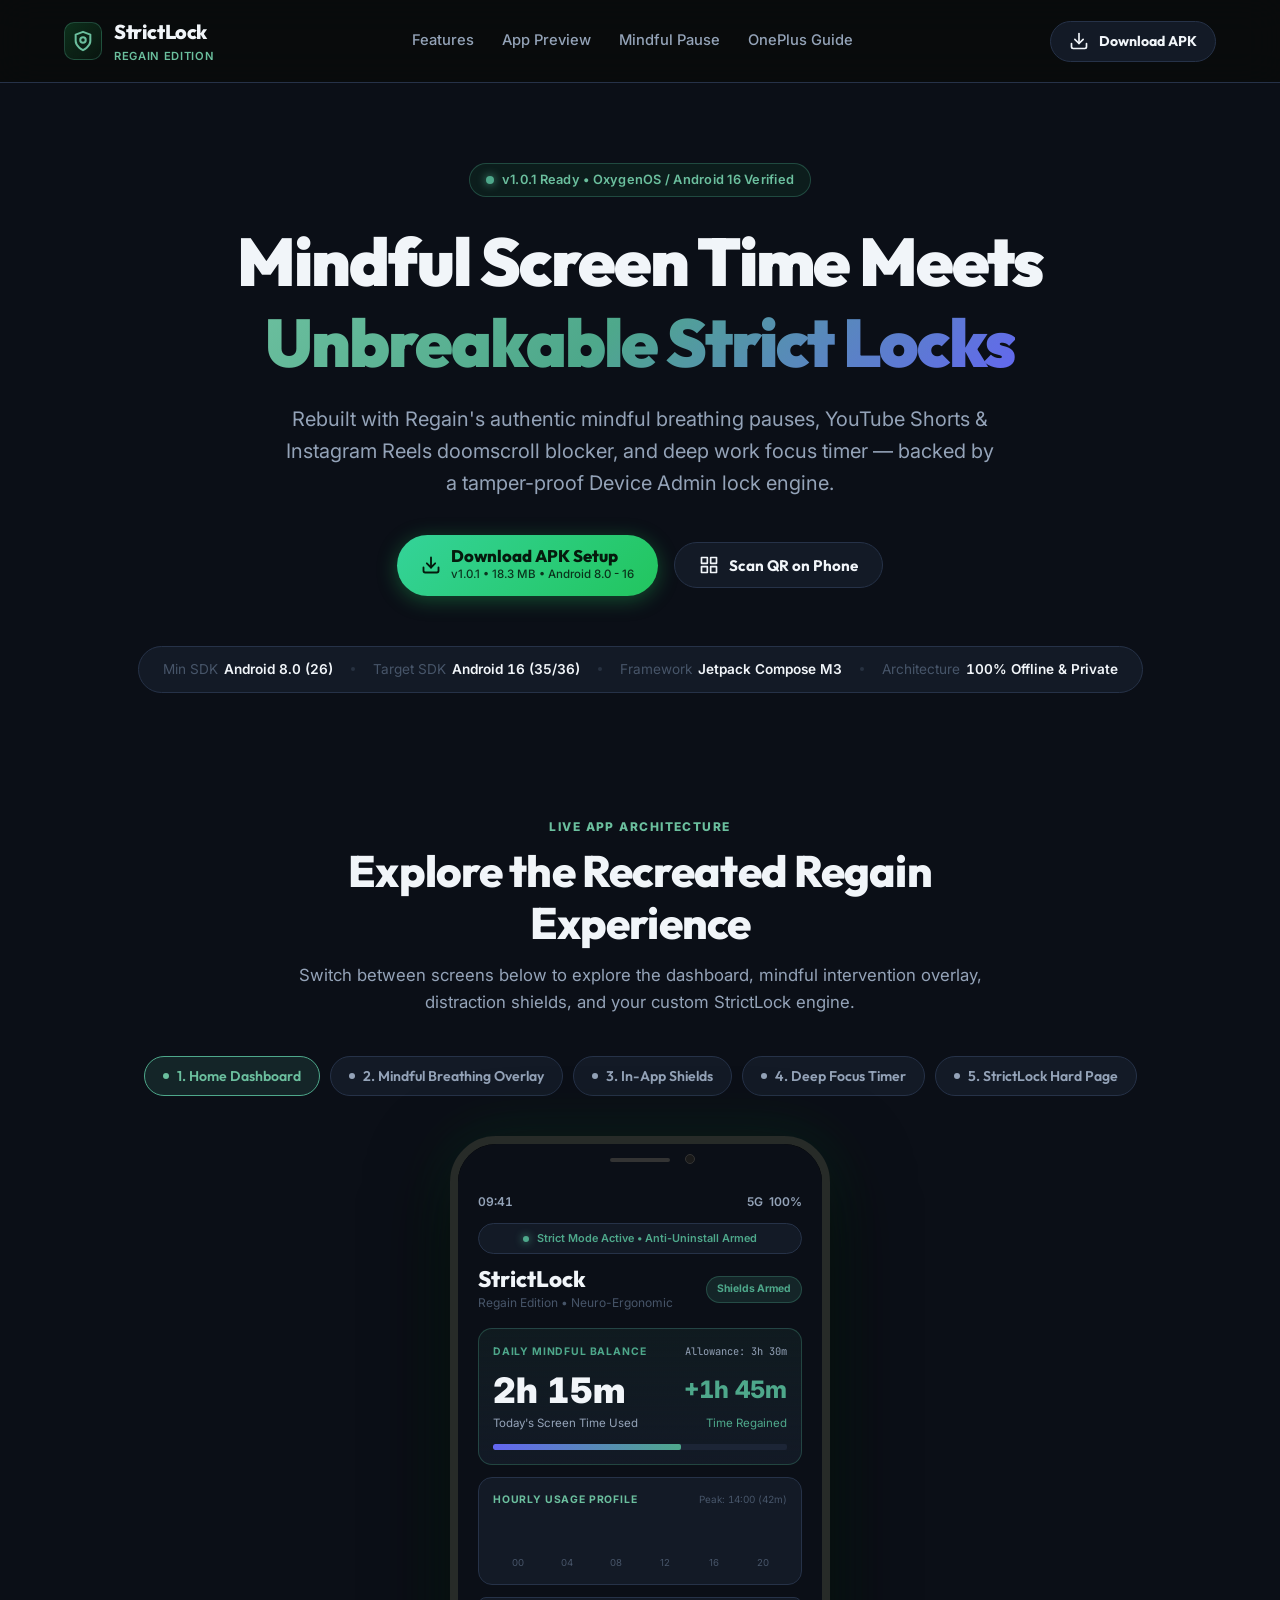
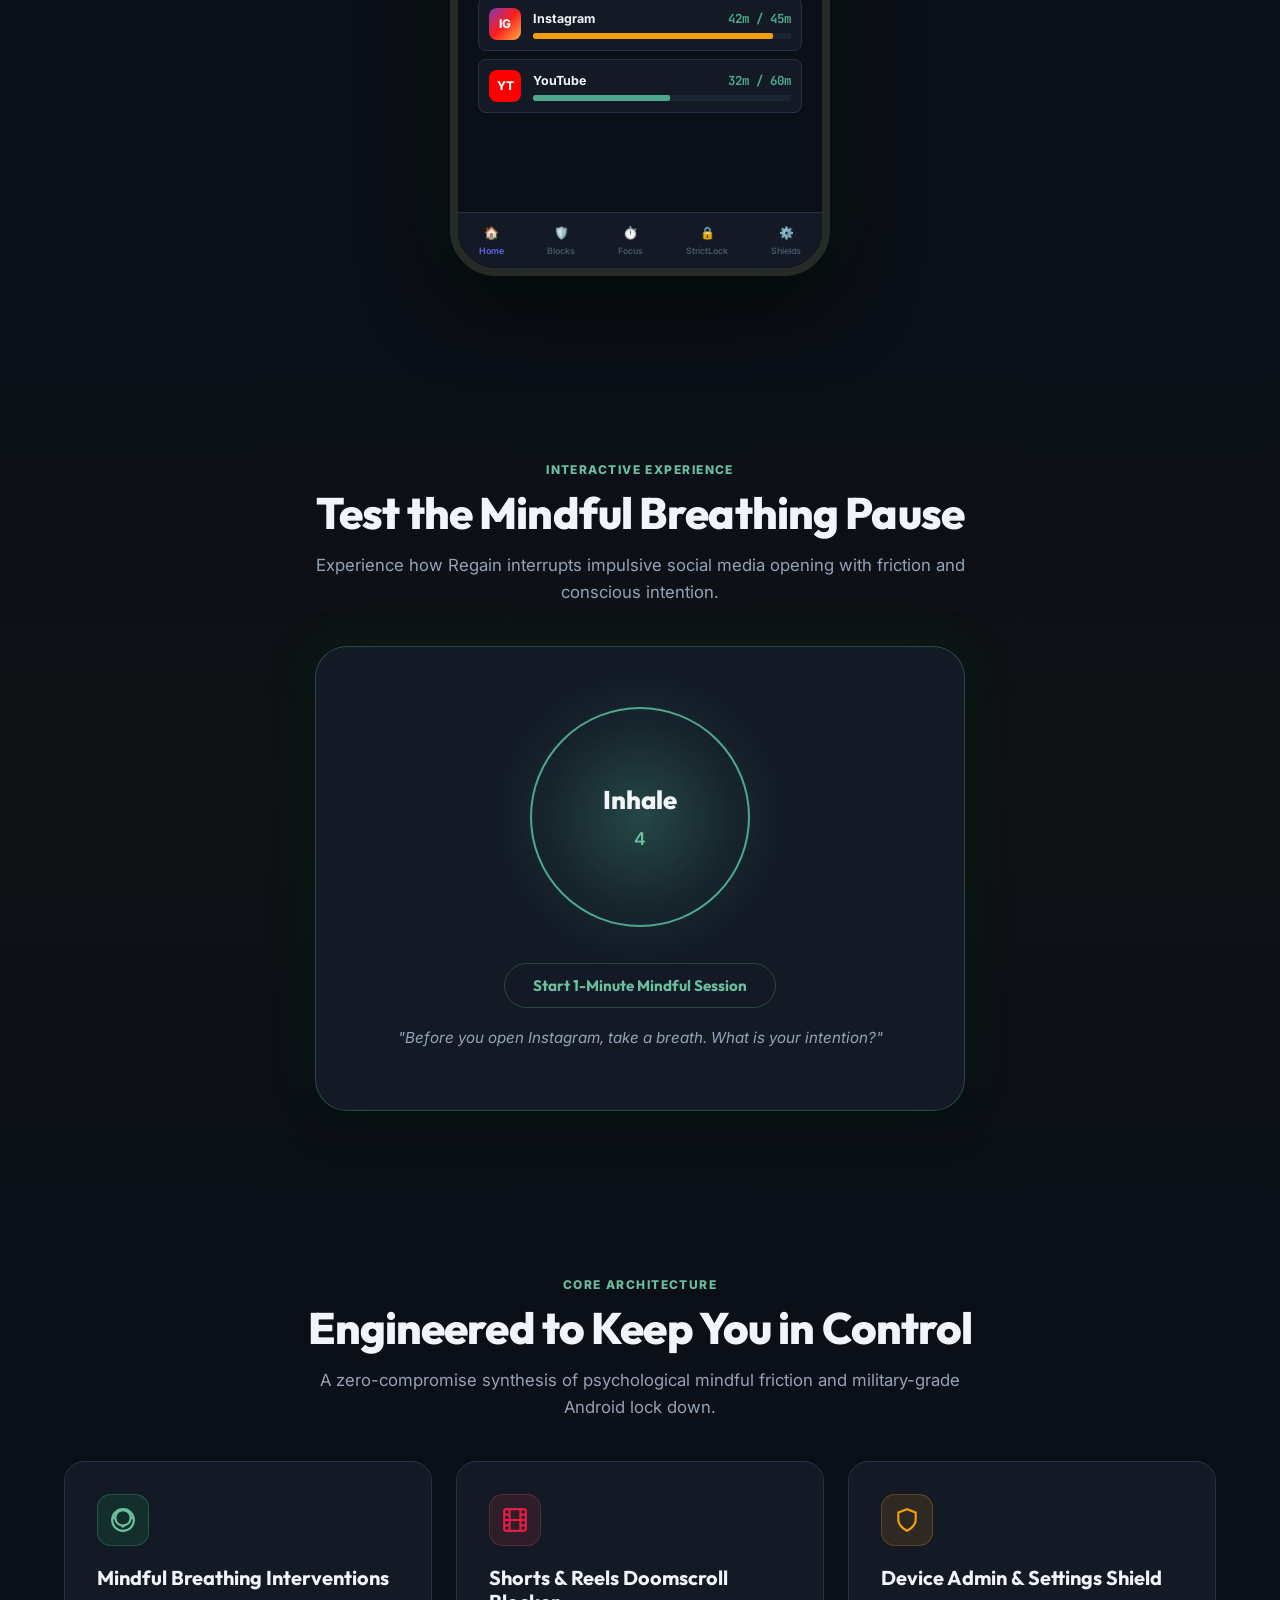
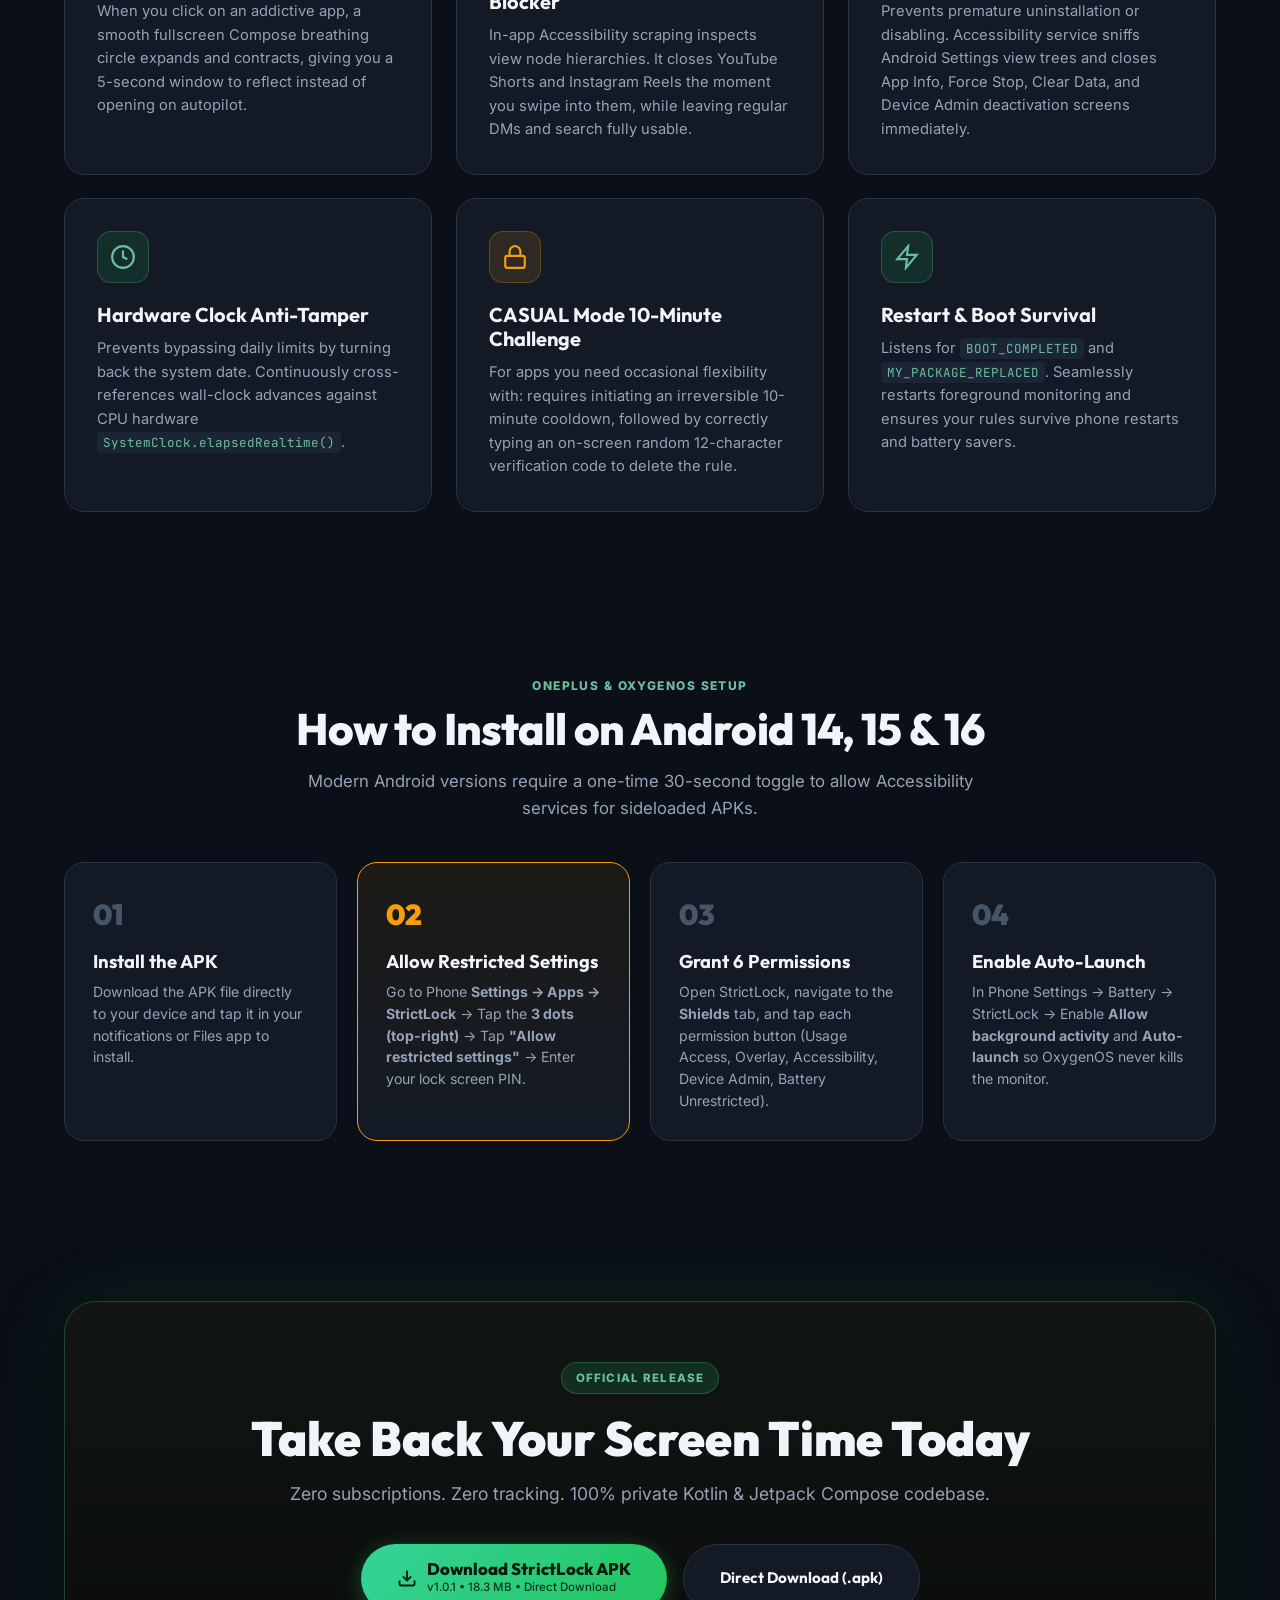
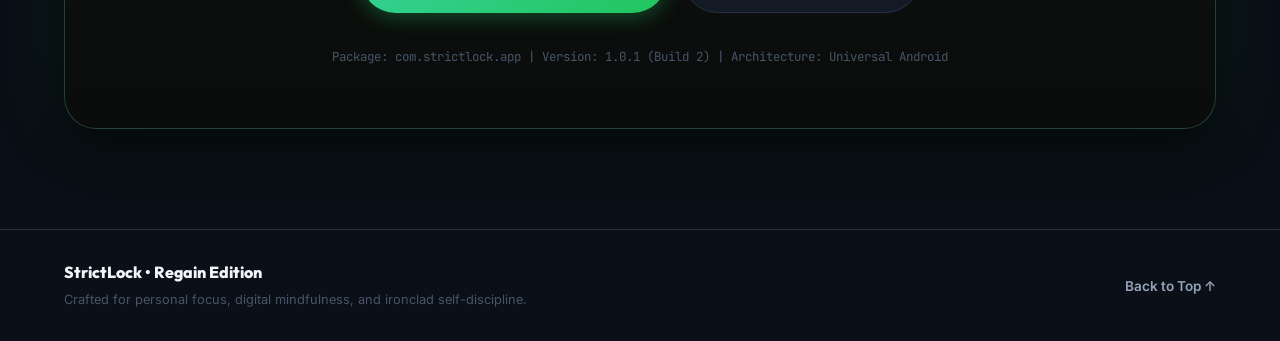
<file: index.html>
<!DOCTYPE html>
<html lang="en">
<head>
    <meta charset="UTF-8">
    <meta name="viewport" content="width=device-width, initial-scale=1.0">
    <title>StrictLock — Regain Edition | Mindful Screen Time & Unbreakable Blocker</title>
    <meta name="description" content="Download StrictLock (Regain Edition), the mindful screen time limiter with breathing interventions, Reels/Shorts blocker, and unbreakable Device Admin strict lockouts for Android 8 to 16.">
    <meta name="theme-color" content="#090C0A">
    <meta name="robots" content="index, follow">

    <!-- Open Graph / Facebook / WhatsApp -->
    <meta property="og:type" content="website">
    <meta property="og:title" content="StrictLock — Regain Edition | Mindful Screen Time & Unbreakable Blocker">
    <meta property="og:description" content="Mindful breathing interventions, Reels/Shorts doomscroll blocker, and unbreakable Device Admin strict lockouts for Android.">
    <meta property="og:site_name" content="StrictLock">

    <!-- Twitter -->
    <meta name="twitter:card" content="summary_large_image">
    <meta name="twitter:title" content="StrictLock — Regain Edition">
    <meta name="twitter:description" content="Mindful breathing interventions, Reels/Shorts doomscroll blocker, and unbreakable Device Admin strict lockouts for Android.">

    <!-- Inline SVG Favicon -->
    <link rel="icon" type="image/svg+xml" href="data:image/svg+xml,%3Csvg xmlns='http://www.w3.org/2000/svg' viewBox='0 0 24 24' fill='none' stroke='%2322C55E' stroke-width='2.2' stroke-linecap='round' stroke-linejoin='round'%3E%3Cpath d='M12 22s8-4 8-10V5l-8-3-8 3v7c0 6 8 10 8 10z'/%3E%3Ccircle cx='12' cy='11' r='3'/%3E%3C/svg%3E">

    <!-- Google Fonts -->
    <link rel="preconnect" href="https://fonts.googleapis.com">
    <link rel="preconnect" href="https://fonts.gstatic.com" crossorigin>
    <link href="https://fonts.googleapis.com/css2?family=Outfit:wght@300;400;500;600;700;800;900&family=Inter:wght@400;500;600;700&family=JetBrains+Mono:wght@400;600&display=swap" rel="stylesheet">
    
    <link rel="stylesheet" href="style.css">
</head>
<body>


    <!-- Navigation Bar -->
    <header class="navbar" id="navbar">
        <div class="nav-container">
            <a href="#hero" class="nav-brand">
                <div class="brand-logo">
                    <svg viewBox="0 0 24 24" fill="none" stroke="currentColor" stroke-width="2.2" stroke-linecap="round" stroke-linejoin="round">
                        <path d="M12 22s8-4 8-10V5l-8-3-8 3v7c0 6 8 10 8 10z"/>
                        <circle cx="12" cy="11" r="3"/>
                    </svg>
                </div>
                <div class="brand-text">
                    <span class="brand-name">StrictLock</span>
                    <span class="brand-tag">Regain Edition</span>
                </div>
            </a>

            <nav class="nav-links">
                <a href="#features" class="nav-link">Features</a>
                <a href="#interactive-preview" class="nav-link">App Preview</a>
                <a href="#breathing-demo" class="nav-link">Mindful Pause</a>
                <a href="#oneplus-guide" class="nav-link">OnePlus Guide</a>
            </nav>

            <div class="nav-actions">
                <a href="StrictLock-Regain-v1.0.1.apk" download="StrictLock-Regain-v1.0.1.apk" class="btn btn-nav" id="btn-nav-download">
                    <svg viewBox="0 0 24 24" fill="none" stroke="currentColor" stroke-width="2" stroke-linecap="round" stroke-linejoin="round">
                        <path d="M21 15v4a2 2 0 0 1-2 2H5a2 2 0 0 1-2-2v-4"/>
                        <polyline points="7 10 12 15 17 10"/>
                        <line x1="12" y1="15" x2="12" y2="3"/>
                    </svg>
                    <span>Download APK</span>
                </a>
            </div>
        </div>
    </header>

    <!-- Hero Section -->
    <section class="hero-section" id="hero">
        <div class="hero-container">
            <div class="hero-badge">
                <span class="badge-dot"></span>
                <span class="badge-text">v1.0.1 Ready • OxygenOS / Android 16 Verified</span>
            </div>

            <h1 class="hero-title">
                Mindful Screen Time Meets <span class="gradient-text">Unbreakable Strict Locks</span>
            </h1>

            <p class="hero-subtitle">
                Rebuilt with Regain's authentic mindful breathing pauses, YouTube Shorts & Instagram Reels doomscroll blocker, and deep work focus timer — backed by a tamper-proof Device Admin lock engine.
            </p>

            <div class="hero-cta-group">
                <a href="StrictLock-Regain-v1.0.1.apk" download="StrictLock-Regain-v1.0.1.apk" class="btn btn-primary" id="btn-hero-download">
                    <svg viewBox="0 0 24 24" fill="none" stroke="currentColor" stroke-width="2.2" stroke-linecap="round" stroke-linejoin="round">
                        <path d="M21 15v4a2 2 0 0 1-2 2H5a2 2 0 0 1-2-2v-4"/>
                        <polyline points="7 10 12 15 17 10"/>
                        <line x1="12" y1="15" x2="12" y2="3"/>
                    </svg>
                    <div class="btn-text-block">
                        <span class="btn-title">Download APK Setup</span>
                        <span class="btn-meta">v1.0.1 • 18.3 MB • Android 8.0 - 16</span>
                    </div>
                </a>

                <button class="btn btn-secondary" id="btn-qr-modal">
                    <svg viewBox="0 0 24 24" fill="none" stroke="currentColor" stroke-width="2" stroke-linecap="round" stroke-linejoin="round">
                        <rect x="3" y="3" width="7" height="7"/>
                        <rect x="14" y="3" width="7" height="7"/>
                        <rect x="14" y="14" width="7" height="7"/>
                        <rect x="3" y="14" width="7" height="7"/>
                    </svg>
                    <span>Scan QR on Phone</span>
                </button>
            </div>

            <!-- Tech Spec Chips -->
            <div class="hero-specs">
                <div class="spec-item">
                    <span class="spec-label">Min SDK</span>
                    <span class="spec-val">Android 8.0 (26)</span>
                </div>
                <div class="spec-divider"></div>
                <div class="spec-item">
                    <span class="spec-label">Target SDK</span>
                    <span class="spec-val">Android 16 (35/36)</span>
                </div>
                <div class="spec-divider"></div>
                <div class="spec-item">
                    <span class="spec-label">Framework</span>
                    <span class="spec-val">Jetpack Compose M3</span>
                </div>
                <div class="spec-divider"></div>
                <div class="spec-item">
                    <span class="spec-label">Architecture</span>
                    <span class="spec-val">100% Offline & Private</span>
                </div>
            </div>
        </div>
    </section>

    <!-- Interactive Interactive Phone Mockup Section -->
    <section class="preview-section" id="interactive-preview">
        <div class="section-container">
            <div class="section-header">
                <span class="section-tag">LIVE APP ARCHITECTURE</span>
                <h2 class="section-title">Explore the Recreated Regain Experience</h2>
                <p class="section-subtitle">Switch between screens below to explore the dashboard, mindful intervention overlay, distraction shields, and your custom StrictLock engine.</p>
            </div>

            <!-- Screen Selector Tabs -->
            <div class="preview-tabs" id="preview-tabs">
                <button class="preview-tab active" data-screen="dashboard">
                    <span class="tab-indicator"></span>
                    <span>1. Home Dashboard</span>
                </button>
                <button class="preview-tab" data-screen="overlay">
                    <span class="tab-indicator"></span>
                    <span>2. Mindful Breathing Overlay</span>
                </button>
                <button class="preview-tab" data-screen="blocks">
                    <span class="tab-indicator"></span>
                    <span>3. In-App Shields</span>
                </button>
                <button class="preview-tab" data-screen="focus">
                    <span class="tab-indicator"></span>
                    <span>4. Deep Focus Timer</span>
                </button>
                <button class="preview-tab" data-screen="strictlock">
                    <span class="tab-indicator"></span>
                    <span>5. StrictLock Hard Page</span>
                </button>
            </div>

            <!-- Device Frame Mockup Container -->
            <!-- Device Frame Mockup Container -->
            <div class="device-wrapper">
                <div class="phone-frame">
                    <div class="phone-speaker"></div>
                    <div class="phone-camera"></div>

                    <!-- Screen Content Renderers -->
                    <div class="phone-screen" id="phone-screen">
                        
                        <!-- Screen 1: Dashboard -->
                        <div class="screen-view active" id="view-dashboard">
                            <div class="app-status-bar">
                                <span style="font-variant-numeric: tabular-nums;">09:41</span>
                                <div class="status-icons">
                                    <span>5G</span>
                                    <span>100%</span>
                                </div>
                            </div>

                            <!-- Top Integrity Banner (Top 25% High-Effort / Status Zone) -->
                            <div class="top-integrity-banner">
                                <span class="top-integrity-dot"></span>
                                <span>Strict Mode Active • Anti-Uninstall Armed</span>
                            </div>

                            <div class="screen-header">
                                <div>
                                    <h3 class="app-title">StrictLock</h3>
                                    <p class="app-subtitle">Regain Edition • Neuro-Ergonomic</p>
                                </div>
                                <span class="shield-badge" style="background: rgba(78, 168, 139, 0.15); color: var(--accent-sage); border-color: rgba(78, 168, 139, 0.3);">Shields Armed</span>
                            </div>

                            <!-- Dual-Metric Hero Card (Elevating Time Regained alongside screen time) -->
                            <div class="mock-card mock-hero" style="background: linear-gradient(180deg, rgba(78, 168, 139, 0.08) 0%, var(--surface-1) 100%); border-color: rgba(78, 168, 139, 0.3);">
                                <div style="display: flex; justify-content: space-between; align-items: baseline;">
                                    <div class="mock-card-label" style="color: var(--accent-sage);">DAILY MINDFUL BALANCE</div>
                                    <span style="font-size: 0.65rem; color: var(--text-secondary); font-family: var(--font-mono); font-variant-numeric: tabular-nums;">Allowance: 3h 30m</span>
                                </div>
                                <div style="display: flex; justify-content: space-between; align-items: flex-end; margin-top: 4px;">
                                    <div>
                                        <div class="mock-hero-val" style="font-variant-numeric: tabular-nums;">2h 15m</div>
                                        <div class="mock-hero-sub">Today's Screen Time Used</div>
                                    </div>
                                    <div style="text-align: right;">
                                        <div style="font-size: 1.5rem; font-weight: 800; color: var(--accent-sage); font-variant-numeric: tabular-nums;">+1h 45m</div>
                                        <div class="mock-hero-sub" style="color: var(--accent-sage);">Time Regained</div>
                                    </div>
                                </div>
                                <div class="mock-progress-track" style="margin-top: 12px; height: 6px;">
                                    <div class="mock-progress-fill" style="width: 64%; background: linear-gradient(90deg, var(--accent-indigo), var(--accent-sage));"></div>
                                </div>
                            </div>

                            <!-- Hourly Usage Bar Chart with Tabular Numerals -->
                            <div class="mock-card mock-chart-card">
                                <div style="display: flex; justify-content: space-between; align-items: baseline;">
                                    <div class="mock-card-label">HOURLY USAGE PROFILE</div>
                                    <span style="font-size: 0.62rem; color: var(--text-muted); font-variant-numeric: tabular-nums;">Peak: 14:00 (42m)</span>
                                </div>
                                <div class="mock-bars">
                                    <div class="bar-col"><div class="bar" style="height: 15%;"></div><span>00</span></div>
                                    <div class="bar-col"><div class="bar" style="height: 8%;"></div><span>04</span></div>
                                    <div class="bar-col"><div class="bar active" style="height: 55%; background: var(--border-subtle);"></div><span>08</span></div>
                                    <div class="bar-col"><div class="bar active" style="height: 88%; background: var(--accent-sage);"></div><span>12</span></div>
                                    <div class="bar-col"><div class="bar active" style="height: 72%; background: var(--accent-indigo);"></div><span>16</span></div>
                                    <div class="bar-col"><div class="bar" style="height: 30%;"></div><span>20</span></div>
                                </div>
                            </div>

                            <!-- Top Apps Breakdown (Miller's Law - 3 Data Points per row) -->
                            <div class="mock-apps-list">
                                <div class="mock-app-item">
                                    <div class="mock-app-icon icon-ig">IG</div>
                                    <div class="mock-app-details">
                                        <div class="mock-app-name-row">
                                            <span>Instagram</span>
                                            <span style="color: var(--accent-sage); font-family: var(--font-mono); font-variant-numeric: tabular-nums;">42m / 45m</span>
                                        </div>
                                        <div class="mock-progress-track" style="height: 6px;"><div class="mock-progress-fill" style="width: 93%; background: var(--accent-amber);"></div></div>
                                    </div>
                                </div>
                                <div class="mock-app-item">
                                    <div class="mock-app-icon icon-yt">YT</div>
                                    <div class="mock-app-details">
                                        <div class="mock-app-name-row">
                                            <span>YouTube</span>
                                            <span style="color: var(--accent-sage); font-family: var(--font-mono); font-variant-numeric: tabular-nums;">32m / 60m</span>
                                        </div>
                                        <div class="mock-progress-track" style="height: 6px;"><div class="mock-progress-fill" style="width: 53%; background: var(--accent-sage);"></div></div>
                                    </div>
                                </div>
                            </div>
                        </div>

                        <!-- Screen 2: Mindful Breathing Overlay (Optical Center ~42% from top) -->
                        <div class="screen-view" id="view-overlay">
                            <div class="overlay-mock-content">
                                <div class="overlay-app-header">
                                    <div class="mock-app-icon icon-ig big-icon">IG</div>
                                    <div class="overlay-app-title">Instagram Locked</div>
                                </div>

                                <!-- Concentric Translucent Rings at Optical Center -->
                                <div class="breathing-circle-wrapper">
                                    <div class="circle-outer"></div>
                                    <div class="circle-mid"></div>
                                    <div class="circle-core">
                                        <svg viewBox="0 0 24 24" fill="none" stroke="currentColor" stroke-width="2.2">
                                            <path d="M12 22s8-4 8-10V5l-8-3-8 3v7c0 6 8 10 8 10z"/>
                                        </svg>
                                    </div>
                                </div>

                                <!-- Cognitive Reframing Copy -->
                                <div class="overlay-message-block">
                                    <h4 class="overlay-heading">Inhale slowly...</h4>
                                    <p class="overlay-body">Release the urge to open automatically.<br>Your mindful daily limit of 45m is locked.</p>
                                    <div class="overlay-countdown-badge">
                                        Strict Mode Active • Resets in 06:18:42
                                    </div>
                                </div>

                                <!-- 56dp Ergonomic Thumb Action Button -->
                                <button class="overlay-btn-home" style="min-height: 56px;">RETURN TO HOME SCREEN</button>
                            </div>
                        </div>

                        <!-- Screen 3: Blocks (Armored Vault Cards) -->
                        <div class="screen-view" id="view-blocks">
                            <div class="screen-header">
                                <div>
                                    <h3 class="app-title">Mindful Shields</h3>
                                    <p class="app-subtitle">Tactile Behavioral Vault</p>
                                </div>
                            </div>

                            <!-- Category 1: Short-Form Doomscroll Shields -->
                            <div class="mock-card-label" style="color: var(--accent-indigo); margin-top: 4px;">SHORT-FORM DOOMSCROLL SHIELDS</div>

                            <div class="vault-card armed">
                                <div class="setting-icon" style="background: rgba(99, 102, 241, 0.15); color: var(--accent-indigo);">📹</div>
                                <div class="setting-info">
                                    <div style="display: flex; justify-content: space-between; align-items: center;">
                                        <span class="setting-title">Block Shorts & Reels</span>
                                        <span class="vault-badge armed">ARMED</span>
                                    </div>
                                    <div class="setting-desc">Closes infinite scrolling feeds while preserving DMs & search.</div>
                                </div>
                            </div>

                            <!-- Category 2: Mindful Friction & Window Guards -->
                            <div class="mock-card-label" style="color: var(--accent-sage); margin-top: 8px;">MINDFUL FRICTION & WINDOW GUARDS</div>

                            <div class="vault-card armed">
                                <div class="setting-icon" style="background: rgba(78, 168, 139, 0.15); color: var(--accent-sage);">🍃</div>
                                <div class="setting-info">
                                    <div style="display: flex; justify-content: space-between; align-items: center;">
                                        <span class="setting-title">5s Mindful Pause</span>
                                        <span class="vault-badge armed" style="background: rgba(78, 168, 139, 0.15); color: var(--accent-sage); border-color: rgba(78, 168, 139, 0.3);">ARMED</span>
                                    </div>
                                    <div class="setting-desc">Vagus nerve reset breathing circle before app launches.</div>
                                </div>
                            </div>

                            <div class="vault-card">
                                <div class="setting-icon" style="background: rgba(225, 29, 72, 0.12); color: var(--accent-crimson);">🔒</div>
                                <div class="setting-info">
                                    <div style="display: flex; justify-content: space-between; align-items: center;">
                                        <span class="setting-title">Uninstall Protection</span>
                                        <span class="vault-badge locked-pill">LOCKED BY STRICT RULE</span>
                                    </div>
                                    <div class="setting-desc">Settings, Force Stop, & deactivation screens blocked.</div>
                                </div>
                            </div>

                            <div class="vault-card armed">
                                <div class="setting-icon" style="background: rgba(99, 102, 241, 0.15); color: var(--accent-indigo);">🪟</div>
                                <div class="setting-info">
                                    <div style="display: flex; justify-content: space-between; align-items: center;">
                                        <span class="setting-title">Split-Screen Guard</span>
                                        <span class="vault-badge armed">ARMED</span>
                                    </div>
                                    <div class="setting-desc">Blocks multitasking bypass attempts.</div>
                                </div>
                            </div>
                        </div>

                        <!-- Screen 4: Focus Timer (Flow State Induction) -->
                        <div class="screen-view" id="view-focus">
                            <div class="screen-header">
                                <div>
                                    <h3 class="app-title">Deep Focus</h3>
                                    <p class="app-subtitle">Flow State Induction</p>
                                </div>
                            </div>

                            <!-- Tactile Circular Dial (InteractiveSurface + ParasympatheticSage) -->
                            <div class="mock-timer-circle">
                                <div class="timer-dial-outer" style="border-color: var(--surface-2); border-top-color: var(--accent-sage); border-right-color: var(--accent-sage);">
                                    <div class="timer-time" style="font-variant-numeric: tabular-nums;">23:45</div>
                                    <div class="timer-state" style="color: var(--accent-sage);">DEEP FOCUS • STRICT ANTI-QUIT</div>
                                </div>
                            </div>

                            <!-- Scientific Cycle Presets -->
                            <div class="timer-chips-row">
                                <span class="chip">25m Pomodoro</span>
                                <span class="chip active" style="background: rgba(78, 168, 139, 0.15); border-color: var(--accent-sage); color: var(--accent-sage);">45m Deep Work</span>
                                <span class="chip">90m Ultradian</span>
                            </div>

                            <!-- 56dp Primary Thumb Action CTA -->
                            <button class="mock-btn-start" style="width: 100%; min-height: 56px; border-radius: var(--radius-pill); background: var(--accent-sage); color: #0B0F17; font-weight: 800; font-size: 0.95rem;">BEGIN FOCUS SESSION</button>

                            <div class="vault-card" style="margin-top: 10px; padding: 10px 14px;">
                                <div class="setting-info">
                                    <div class="setting-title" style="font-size: 0.78rem;">Strict Anti-Quit Engine</div>
                                    <div class="setting-desc">Phone locked to focus tools until session timer concludes.</div>
                                </div>
                                <div class="mock-switch on" style="background: var(--accent-sage);"></div>
                            </div>
                        </div>

                        <!-- Screen 5: StrictLock 3-Step Commitment Engine -->
                        <div class="screen-view" id="view-strictlock">
                            <div class="screen-header">
                                <div>
                                    <h3 class="app-title">Commitment Engine</h3>
                                    <p class="app-subtitle">Solemn Multi-Day Contracts</p>
                                </div>
                                <span class="badge-new-rule" style="background: rgba(99, 102, 241, 0.15); color: var(--accent-indigo); border-color: rgba(99, 102, 241, 0.3);">+ 3-Step Rule</span>
                            </div>

                            <!-- Active Strict Rule Contract -->
                            <div class="step-card-mini strict-contract">
                                <div class="rule-top-row">
                                    <div class="mock-app-icon icon-rd">RD</div>
                                    <div class="rule-info">
                                        <div class="rule-title-row">
                                            <span>Reddit</span>
                                            <span class="badge-strict" style="background: rgba(225, 29, 72, 0.15); color: var(--accent-crimson);">STRICT UNBREAKABLE</span>
                                        </div>
                                        <div class="rule-sub" style="font-family: var(--font-mono); font-variant-numeric: tabular-nums;">12 calendar days remaining</div>
                                    </div>
                                </div>
                                <div class="rule-progress-row">
                                    <span style="font-family: var(--font-mono); font-variant-numeric: tabular-nums;">28m / 30m</span>
                                    <span style="color: var(--accent-crimson); font-weight: 700;">LIMIT NEAR</span>
                                </div>
                                <div class="mock-progress-track"><div class="mock-progress-fill" style="width: 93%; background: var(--accent-crimson);"></div></div>
                                <div class="rule-footer" style="color: var(--text-secondary);">Solemn contract active. Settings, uninstall & clock tampering blocked.</div>
                            </div>

                            <!-- Active Casual Rule Contract with Emergency Override Dots -->
                            <div class="step-card-mini casual-contract">
                                <div class="rule-top-row">
                                    <div class="mock-app-icon icon-tk">TT</div>
                                    <div class="rule-info">
                                        <div class="rule-title-row">
                                            <span>TikTok</span>
                                            <span class="badge-casual" style="background: rgba(245, 158, 11, 0.15); color: var(--accent-amber);">CASUAL MODE</span>
                                        </div>
                                        <div class="rule-sub" style="font-family: var(--font-mono); font-variant-numeric: tabular-nums;">25 calendar days remaining</div>
                                    </div>
                                </div>
                                <div class="rule-progress-row">
                                    <span style="font-family: var(--font-mono); font-variant-numeric: tabular-nums;">15m / 45m</span>
                                    <span style="color: var(--accent-amber); font-weight: 700;">30m LEFT</span>
                                </div>
                                <div class="mock-progress-track"><div class="mock-progress-fill" style="width: 33%; background: var(--accent-amber);"></div></div>
                                <div style="display: flex; justify-content: space-between; align-items: center; margin-top: 8px;">
                                    <span style="font-size: 0.62rem; color: var(--accent-amber);">10-min cooldown + 12-char challenge</span>
                                    <div class="override-seq">
                                        <div class="override-dot active"></div>
                                        <div class="override-dot active"></div>
                                        <div class="override-dot"></div>
                                        <div class="override-dot"></div>
                                        <div class="override-dot"></div>
                                        <div class="override-dot"></div>
                                        <div class="override-dot"></div>
                                    </div>
                                </div>
                            </div>
                        </div>

                    </div>

                    <!-- Bottom Nav Simulator (56dp Ergonomic Touch Targets) -->
                    <div class="phone-bottom-nav">
                        <div class="nav-item active" style="color: var(--accent-indigo);"><span>🏠</span><small>Home</small></div>
                        <div class="nav-item"><span>🛡️</span><small>Blocks</small></div>
                        <div class="nav-item"><span>⏱️</span><small>Focus</small></div>
                        <div class="nav-item"><span>🔒</span><small>StrictLock</small></div>
                        <div class="nav-item"><span>⚙️</span><small>Shields</small></div>
                    </div>
                </div>
            </div>
        </div>
    </section>

    <!-- Interactive Breathing Simulator Section -->
    <section class="breathing-section" id="breathing-demo">
        <div class="section-container">
            <div class="section-header">
                <span class="section-tag">INTERACTIVE EXPERIENCE</span>
                <h2 class="section-title">Test the Mindful Breathing Pause</h2>
                <p class="section-subtitle">Experience how Regain interrupts impulsive social media opening with friction and conscious intention.</p>
            </div>

            <div class="breathing-widget-card">
                <div class="breathing-circle-interactive" id="breathing-circle">
                    <span class="breathing-phase-text" id="breathing-phase">Inhale</span>
                    <span class="breathing-counter" id="breathing-count">4</span>
                </div>

                <div class="breathing-controls">
                    <button class="btn btn-outline" id="btn-toggle-breathing">Start 1-Minute Mindful Session</button>
                    <p class="breathing-caption">"Before you open Instagram, take a breath. What is your intention?"</p>
                </div>
            </div>
        </div>
    </section>

    <!-- Feature Architecture Grid -->
    <section class="features-section" id="features">
        <div class="section-container">
            <div class="section-header">
                <span class="section-tag">CORE ARCHITECTURE</span>
                <h2 class="section-title">Engineered to Keep You in Control</h2>
                <p class="section-subtitle">A zero-compromise synthesis of psychological mindful friction and military-grade Android lock down.</p>
            </div>

            <div class="features-grid">
                
                <div class="feature-card">
                    <div class="feature-icon-box icon-mint-bg">
                        <svg viewBox="0 0 24 24" fill="none" stroke="currentColor" stroke-width="2">
                            <path d="M12 2a10 10 0 1 0 10 10A10 10 0 0 0 12 2zm1 14.93V17a1 1 0 0 1-2 0v-.07A7 7 0 0 1 5.07 11H5a1 1 0 0 1 0-2h.07A7 7 0 0 1 11 3.07V3a1 1 0 0 1 2 0v.07A7 7 0 0 1 18.93 9H19a1 1 0 0 1 0 2h-.07A7 7 0 0 1 13 16.93z"/>
                        </svg>
                    </div>
                    <h3 class="feature-title">Mindful Breathing Interventions</h3>
                    <p class="feature-desc">When you click on an addictive app, a smooth fullscreen Compose breathing circle expands and contracts, giving you a 5-second window to reflect instead of opening on autopilot.</p>
                </div>

                <div class="feature-card">
                    <div class="feature-icon-box icon-crimson-bg">
                        <svg viewBox="0 0 24 24" fill="none" stroke="currentColor" stroke-width="2">
                            <rect x="2" y="2" width="20" height="20" rx="2.18" ry="2.18"/>
                            <line x1="7" y1="2" x2="7" y2="22"/>
                            <line x1="17" y1="2" x2="17" y2="22"/>
                            <line x1="2" y1="12" x2="22" y2="12"/>
                            <line x1="2" y1="7" x2="7" y2="7"/>
                            <line x1="2" y1="17" x2="7" y2="17"/>
                            <line x1="17" y1="17" x2="22" y2="17"/>
                            <line x1="17" y1="7" x2="22" y2="7"/>
                        </svg>
                    </div>
                    <h3 class="feature-title">Shorts & Reels Doomscroll Blocker</h3>
                    <p class="feature-desc">In-app Accessibility scraping inspects view node hierarchies. It closes YouTube Shorts and Instagram Reels the moment you swipe into them, while leaving regular DMs and search fully usable.</p>
                </div>

                <div class="feature-card">
                    <div class="feature-icon-box icon-amber-bg">
                        <svg viewBox="0 0 24 24" fill="none" stroke="currentColor" stroke-width="2">
                            <path d="M12 22s8-4 8-10V5l-8-3-8 3v7c0 6 8 10 8 10z"/>
                        </svg>
                    </div>
                    <h3 class="feature-title">Device Admin & Settings Shield</h3>
                    <p class="feature-desc">Prevents premature uninstallation or disabling. Accessibility service sniffs Android Settings view trees and closes App Info, Force Stop, Clear Data, and Device Admin deactivation screens immediately.</p>
                </div>

                <div class="feature-card">
                    <div class="feature-icon-box icon-mint-bg">
                        <svg viewBox="0 0 24 24" fill="none" stroke="currentColor" stroke-width="2">
                            <circle cx="12" cy="12" r="10"/>
                            <polyline points="12 6 12 12 16 14"/>
                        </svg>
                    </div>
                    <h3 class="feature-title">Hardware Clock Anti-Tamper</h3>
                    <p class="feature-desc">Prevents bypassing daily limits by turning back the system date. Continuously cross-references wall-clock advances against CPU hardware <code>SystemClock.elapsedRealtime()</code>.</p>
                </div>

                <div class="feature-card">
                    <div class="feature-icon-box icon-amber-bg">
                        <svg viewBox="0 0 24 24" fill="none" stroke="currentColor" stroke-width="2">
                            <rect x="3" y="11" width="18" height="11" rx="2" ry="2"/>
                            <path d="M7 11V7a5 5 0 0 1 10 0v4"/>
                        </svg>
                    </div>
                    <h3 class="feature-title">CASUAL Mode 10-Minute Challenge</h3>
                    <p class="feature-desc">For apps you need occasional flexibility with: requires initiating an irreversible 10-minute cooldown, followed by correctly typing an on-screen random 12-character verification code to delete the rule.</p>
                </div>

                <div class="feature-card">
                    <div class="feature-icon-box icon-mint-bg">
                        <svg viewBox="0 0 24 24" fill="none" stroke="currentColor" stroke-width="2">
                            <path d="M13 2L3 14h9l-1 8 10-12h-9l1-8z"/>
                        </svg>
                    </div>
                    <h3 class="feature-title">Restart & Boot Survival</h3>
                    <p class="feature-desc">Listens for <code>BOOT_COMPLETED</code> and <code>MY_PACKAGE_REPLACED</code>. Seamlessly restarts foreground monitoring and ensures your rules survive phone restarts and battery savers.</p>
                </div>

            </div>
        </div>
    </section>

    <!-- OnePlus OxygenOS (Android 16) Guide -->
    <section class="guide-section" id="oneplus-guide">
        <div class="section-container">
            <div class="section-header">
                <span class="section-tag">ONEPLUS & OXYGENOS SETUP</span>
                <h2 class="section-title">How to Install on Android 14, 15 & 16</h2>
                <p class="section-subtitle">Modern Android versions require a one-time 30-second toggle to allow Accessibility services for sideloaded APKs.</p>
            </div>

            <div class="guide-steps-grid">
                
                <div class="step-card">
                    <div class="step-number">01</div>
                    <h4 class="step-title">Install the APK</h4>
                    <p class="step-desc">Download the APK file directly to your device and tap it in your notifications or Files app to install.</p>
                </div>

                <div class="step-card highlight-step">
                    <div class="step-number">02</div>
                    <h4 class="step-title">Allow Restricted Settings</h4>
                    <p class="step-desc">Go to Phone <strong>Settings -> Apps -> StrictLock</strong> -> Tap the <strong>3 dots (top-right)</strong> -> Tap <strong>"Allow restricted settings"</strong> -> Enter your lock screen PIN.</p>
                </div>

                <div class="step-card">
                    <div class="step-number">03</div>
                    <h4 class="step-title">Grant 6 Permissions</h4>
                    <p class="step-desc">Open StrictLock, navigate to the <strong>Shields</strong> tab, and tap each permission button (Usage Access, Overlay, Accessibility, Device Admin, Battery Unrestricted).</p>
                </div>

                <div class="step-card">
                    <div class="step-number">04</div>
                    <h4 class="step-title">Enable Auto-Launch</h4>
                    <p class="step-desc">In Phone Settings -> Battery -> StrictLock -> Enable <strong>Allow background activity</strong> and <strong>Auto-launch</strong> so OxygenOS never kills the monitor.</p>
                </div>

            </div>
        </div>
    </section>

    <!-- Download CTA Hub -->
    <section class="download-section" id="download">
        <div class="download-container">
            <div class="download-card">
                <span class="download-badge">OFFICIAL RELEASE</span>
                <h2 class="download-heading">Take Back Your Screen Time Today</h2>
                <p class="download-sub">Zero subscriptions. Zero tracking. 100% private Kotlin & Jetpack Compose codebase.</p>

                <div class="download-action-row">
                    <a href="StrictLock-Regain-v1.0.1.apk" download="StrictLock-Regain-v1.0.1.apk" class="btn btn-primary big-btn" id="btn-final-download">
                        <svg viewBox="0 0 24 24" fill="none" stroke="currentColor" stroke-width="2.2">
                            <path d="M21 15v4a2 2 0 0 1-2 2H5a2 2 0 0 1-2-2v-4"/>
                            <polyline points="7 10 12 15 17 10"/>
                            <line x1="12" y1="15" x2="12" y2="3"/>
                        </svg>
                        <div class="btn-text-block">
                            <span class="btn-title">Download StrictLock APK</span>
                            <span class="btn-meta">v1.0.1 • 18.3 MB • Direct Download</span>
                        </div>
                    </a>

                    <a href="StrictLock-Regain-v1.0.1.apk" download="StrictLock-Regain-v1.0.1.apk" class="btn btn-secondary big-btn">
                        <span>Direct Download (.apk)</span>
                    </a>
                </div>

                <div class="checksum-info">
                    <code>Package: com.strictlock.app | Version: 1.0.1 (Build 2) | Architecture: Universal Android</code>
                </div>
            </div>
        </div>
    </section>

    <!-- Footer -->
    <footer class="footer">
        <div class="footer-container">
            <div class="footer-left">
                <span class="footer-brand">StrictLock • Regain Edition</span>
                <p class="footer-copy">Crafted for personal focus, digital mindfulness, and ironclad self-discipline.</p>
            </div>
            <div class="footer-right">
                <a href="#hero">Back to Top ↑</a>
            </div>
        </div>
    </footer>

    <!-- QR Code Modal Dialog -->
    <div class="modal-overlay" id="qr-modal">
        <div class="modal-content">
            <button class="modal-close" id="btn-close-modal">&times;</button>
            <h3 class="modal-title">Scan to Download on Phone</h3>
            <p class="modal-desc">Point your phone's camera at the QR code below while on the same Wi-Fi network:</p>
            
            <div class="qr-container" id="qr-placeholder">
                <!-- Dynamic SVG QR Code will be rendered here -->
            </div>

            <div class="qr-url-box">
                <div class="qr-network-url" id="network-url-text">http://10.146.8.144:3000/StrictLock-Regain-v1.0.1.apk</div>
                <button class="btn btn-copy" id="btn-copy-url">
                    <svg viewBox="0 0 24 24" width="16" height="16" fill="none" stroke="currentColor" stroke-width="2">
                        <rect x="9" y="9" width="13" height="13" rx="2" ry="2"></rect>
                        <path d="M5 15H4a2 2 0 0 1-2-2V4a2 2 0 0 1 2-2h9a2 2 0 0 1 2 2v1"></path>
                    </svg>
                    <span id="copy-text">Copy</span>
                </button>
            </div>

            <p class="qr-hint">Make sure your phone is connected to the same Wi-Fi, or open this URL directly in Chrome/Brave on your phone.</p>
        </div>
    </div>

    <script src="main.js"></script>
</body>
</html>
</file>
<file: style.css>
/* ==========================================================================
   StrictLock (Regain Edition) — Neuro-Ergonomic Design System
   Palette: Deep Obsidian (#0B0F17), Elevated Slate (#131A26), Parasympathetic Sage (#4EA88B), Authority Indigo (#6366F1)
   ========================================================================== */

:root {
    --bg-dark: #0B0F17;
    --bg-primary: #0B0F17;
    --bg-surface: #131A26;
    --surface-1: #131A26;
    --bg-surface-elevated: #1C2536;
    --surface-2: #1C2536;
    --bg-glass: rgba(19, 26, 38, 0.78);
    
    --border-subtle: #263248;
    --border-card: #263248;
    --border-green: rgba(78, 168, 139, 0.32);
    --border-sage: rgba(78, 168, 139, 0.32);
    --border-indigo: rgba(99, 102, 241, 0.32);

    --accent-sage: #4EA88B;
    --accent-sage-light: #6BBF9E;
    --accent-sage-glow: rgba(78, 168, 139, 0.15);
    
    --accent-indigo: #6366F1;
    --accent-indigo-dark: #4F46E5;
    --accent-indigo-glow: rgba(99, 102, 241, 0.15);

    --accent-amber: #F59E0B;
    --accent-amber-glow: rgba(245, 158, 11, 0.15);

    --accent-crimson: #E11D48;
    --accent-crimson-glow: rgba(225, 29, 72, 0.15);

    /* Legacy mapping for 100% theme consistency */
    --mint-primary: #4EA88B;
    --mint-light: #6BBF9E;
    --mint-glow: rgba(78, 168, 139, 0.15);
    --mint-dark: #3B826C;

    --amber-warning: #F59E0B;
    --amber-glow: rgba(245, 158, 11, 0.15);

    --crimson-strict: #E11D48;
    --crimson-glow: rgba(225, 29, 72, 0.15);

    --text-primary: #F1F5F9;
    --text-secondary: #94A3B8;
    --text-muted: #475569;

    --font-heading: 'Outfit', sans-serif;
    --font-body: 'Inter', sans-serif;
    --font-mono: 'JetBrains Mono', monospace;

    --radius-sm: 8px;
    --radius-md: 14px;
    --radius-lg: 20px;
    --radius-xl: 32px;
    --radius-pill: 9999px;

    --transition-fast: 0.18s cubic-bezier(0.4, 0, 0.2, 1);
    --transition-smooth: 0.32s cubic-bezier(0.16, 1, 0.3, 1);
    --spring-ios-snappy: 0.45s cubic-bezier(0.22, 1, 0.36, 1);
    --spring-ios-fluid: 0.55s cubic-bezier(0.16, 1, 0.3, 1);
    --spring-ios-press: 0.22s cubic-bezier(0.22, 1, 0.36, 1);
}

/* Apple-Grade Spring Physics & Somatosensory Tactile Press */
button, .btn, .preview-tab, .nav-item, .chip, .feature-card, .spec-card {
    transition: transform var(--spring-ios-snappy), background-color 0.25s ease, border-color 0.25s ease, box-shadow 0.25s ease;
    will-change: transform;
}

button:active, .btn:active, .preview-tab:active, .nav-item:active, .chip:active {
    transform: scale(0.96) !important;
    transition-duration: 0.12s;
}

/* Base Reset */
*, *::before, *::after {
    margin: 0;
    padding: 0;
    box-sizing: border-box;
}

html {
    scroll-behavior: smooth;
    background-color: var(--bg-dark);
    color: var(--text-primary);
    font-family: var(--font-body);
    font-size: 16px;
    line-height: 1.6;
    overflow-x: hidden;
    -webkit-font-smoothing: antialiased;
}

body {
    position: relative;
    min-height: 100vh;
    background-color: var(--bg-dark);
    overflow-x: hidden;
}


/* Typography Helpers */
h1, h2, h3, h4 {
    font-family: var(--font-heading);
    color: var(--text-primary);
    line-height: 1.2;
}

.gradient-text {
    background: linear-gradient(135deg, #6BBF9E 0%, #4EA88B 45%, #6366F1 100%);
    -webkit-background-clip: text;
    background-clip: text;
    -webkit-text-fill-color: transparent;
}

/* Tabular Numerals Enforcement (Zero horizontal layout jitter) */
.timer, .counter, .metric, .stat, .countdown, [data-tnum], .tab-count, .screen-time-val, .spec-val, .sim-time, .breathing-count {
    font-variant-numeric: tabular-nums;
    font-feature-settings: "tnum";
}

.text-mint, .text-sage { color: var(--accent-sage-light); }
.text-crimson { color: var(--accent-crimson); }
.text-amber { color: var(--accent-amber); }
.text-indigo { color: var(--accent-indigo); }

/* Common Container */
.section-container, .hero-container, .nav-container, .download-container, .footer-container {
    max-width: 1200px;
    margin: 0 auto;
    padding: 0 24px;
    position: relative;
    z-index: 1;
}

/* Buttons */
.btn {
    display: inline-flex;
    align-items: center;
    justify-content: center;
    gap: 10px;
    padding: 12px 24px;
    border-radius: var(--radius-pill);
    font-family: var(--font-heading);
    font-weight: 700;
    font-size: 0.95rem;
    text-decoration: none;
    border: none;
    cursor: pointer;
    transition: all var(--transition-smooth);
}

.btn svg {
    width: 20px;
    height: 20px;
    flex-shrink: 0;
}

.btn-primary {
    background: linear-gradient(135deg, #34D399 0%, #22C55E 100%);
    color: #051A0D;
    box-shadow: 0 4px 20px rgba(34, 197, 94, 0.35);
}

.btn-primary:hover {
    transform: translateY(-2px);
    box-shadow: 0 8px 30px rgba(34, 197, 94, 0.5);
    background: linear-gradient(135deg, #4ADE80 0%, #22C55E 100%);
}

.btn-secondary {
    background: var(--bg-surface);
    color: var(--text-primary);
    border: 1px solid var(--border-card);
}

.btn-secondary:hover {
    background: var(--bg-surface-elevated);
    border-color: var(--mint-primary);
    color: var(--mint-light);
    transform: translateY(-2px);
}

.btn-outline {
    background: transparent;
    color: var(--mint-light);
    border: 1px solid var(--border-green);
    padding: 12px 28px;
}

.btn-outline:hover {
    background: var(--mint-glow);
    border-color: var(--mint-primary);
    transform: translateY(-2px);
}

.btn-nav {
    background: var(--bg-surface);
    color: var(--text-primary);
    border: 1px solid var(--border-card);
    font-size: 0.88rem;
    padding: 8px 18px;
}

.btn-nav:hover {
    background: var(--mint-primary);
    color: #051A0D;
    border-color: var(--mint-primary);
}

.btn-text-block {
    display: flex;
    flex-direction: column;
    text-align: left;
}

.btn-title {
    font-size: 1.05rem;
    font-weight: 800;
    line-height: 1.1;
}

.btn-meta {
    font-size: 0.72rem;
    opacity: 0.85;
    font-family: var(--font-body);
    font-weight: 500;
}

/* ==========================================================================
   Navigation Bar
   ========================================================================== */
.navbar {
    position: sticky;
    top: 0;
    width: 100%;
    z-index: 100;
    background: rgba(9, 12, 10, 0.82);
    backdrop-filter: blur(18px);
    border-bottom: 1px solid var(--border-subtle);
    padding: 16px 0;
    transition: all var(--transition-smooth);
}

.nav-container {
    display: flex;
    align-items: center;
    justify-content: space-between;
}

.nav-brand {
    display: flex;
    align-items: center;
    gap: 12px;
    text-decoration: none;
}

.brand-logo {
    width: 38px;
    height: 38px;
    border-radius: 10px;
    background: linear-gradient(135deg, rgba(34, 197, 94, 0.2) 0%, rgba(34, 197, 94, 0.05) 100%);
    border: 1px solid var(--border-green);
    display: flex;
    align-items: center;
    justify-content: center;
    color: var(--mint-light);
}

.brand-logo svg {
    width: 22px;
    height: 22px;
}

.brand-text {
    display: flex;
    flex-direction: column;
}

.brand-name {
    font-family: var(--font-heading);
    font-size: 1.25rem;
    font-weight: 800;
    color: var(--text-primary);
    letter-spacing: -0.02em;
}

.brand-tag {
    font-size: 0.7rem;
    font-weight: 600;
    color: var(--mint-light);
    letter-spacing: 0.06em;
    text-transform: uppercase;
}

.nav-links {
    display: flex;
    align-items: center;
    gap: 28px;
}

.nav-link {
    color: var(--text-secondary);
    text-decoration: none;
    font-size: 0.92rem;
    font-weight: 500;
    transition: color var(--transition-fast);
}

.nav-link:hover {
    color: var(--mint-light);
}

/* ==========================================================================
   Hero Section
   ========================================================================== */
.hero-section {
    padding: 80px 0 60px;
    text-align: center;
    position: relative;
    z-index: 2;
}

.hero-badge {
    display: inline-flex;
    align-items: center;
    gap: 8px;
    background: rgba(34, 197, 94, 0.08);
    border: 1px solid var(--border-green);
    padding: 6px 16px;
    border-radius: var(--radius-pill);
    margin-bottom: 24px;
}

.badge-dot {
    width: 8px;
    height: 8px;
    border-radius: 50%;
    background: var(--mint-primary);
    box-shadow: 0 0 10px var(--mint-primary);
    animation: pulse 2s infinite;
}

.badge-text {
    font-size: 0.8rem;
    font-weight: 600;
    color: var(--mint-light);
    letter-spacing: 0.02em;
}

.hero-title {
    font-size: clamp(2.5rem, 5.5vw, 4.2rem);
    font-weight: 900;
    letter-spacing: -0.03em;
    max-width: 900px;
    margin: 0 auto 20px;
}

.hero-subtitle {
    font-size: clamp(1.05rem, 2vw, 1.25rem);
    color: var(--text-secondary);
    max-width: 720px;
    margin: 0 auto 36px;
    font-weight: 400;
    line-height: 1.6;
}

.hero-cta-group {
    display: flex;
    align-items: center;
    justify-content: center;
    gap: 16px;
    flex-wrap: wrap;
    margin-bottom: 50px;
}

.hero-specs {
    display: inline-flex;
    align-items: center;
    gap: 18px;
    background: var(--bg-surface);
    border: 1px solid var(--border-card);
    padding: 12px 24px;
    border-radius: var(--radius-pill);
    font-size: 0.85rem;
    flex-wrap: wrap;
    justify-content: center;
}

.spec-item {
    display: flex;
    align-items: center;
    gap: 6px;
}

.spec-label {
    color: var(--text-muted);
}

.spec-val {
    color: var(--text-primary);
    font-weight: 600;
}

.spec-divider {
    width: 4px;
    height: 4px;
    border-radius: 50%;
    background: var(--text-muted);
    opacity: 0.4;
}

/* ==========================================================================
   Section Headers
   ========================================================================== */
.section-header {
    text-align: center;
    max-width: 700px;
    margin: 0 auto 40px;
}

.section-tag {
    font-size: 0.75rem;
    font-weight: 800;
    letter-spacing: 0.12em;
    color: var(--mint-light);
    text-transform: uppercase;
    display: inline-block;
    margin-bottom: 8px;
}

.section-title {
    font-size: clamp(2rem, 3.5vw, 2.75rem);
    font-weight: 800;
    letter-spacing: -0.02em;
    margin-bottom: 12px;
}

.section-subtitle {
    color: var(--text-secondary);
    font-size: 1.05rem;
}

/* ==========================================================================
   Interactive Phone Showcase
   ========================================================================== */
.preview-section {
    padding: 60px 0 100px;
}

.preview-tabs {
    display: flex;
    justify-content: center;
    gap: 10px;
    flex-wrap: wrap;
    margin-bottom: 40px;
}

.preview-tab {
    display: flex;
    align-items: center;
    gap: 8px;
    padding: 10px 18px;
    background: var(--bg-surface);
    border: 1px solid var(--border-card);
    border-radius: var(--radius-pill);
    color: var(--text-secondary);
    font-family: var(--font-heading);
    font-weight: 600;
    font-size: 0.88rem;
    cursor: pointer;
    transition: all var(--transition-fast);
}

.preview-tab:hover {
    color: var(--text-primary);
    border-color: var(--border-green);
}

.preview-tab.active {
    background: var(--mint-glow);
    border-color: var(--mint-primary);
    color: var(--mint-light);
}

.preview-tab .tab-indicator {
    width: 6px;
    height: 6px;
    border-radius: 50%;
    background: currentColor;
}

/* Device Frame */
.device-wrapper {
    display: flex;
    justify-content: center;
    position: relative;
}

.phone-frame {
    width: 380px;
    height: 740px;
    background: #000;
    border-radius: 46px;
    border: 8px solid #272B28;
    box-shadow: 0 25px 80px rgba(0, 0, 0, 0.8), 0 0 60px rgba(34, 197, 94, 0.15);
    position: relative;
    overflow: hidden;
    display: flex;
    flex-direction: column;
}

.phone-speaker {
    position: absolute;
    top: 14px;
    left: 50%;
    transform: translateX(-50%);
    width: 60px;
    height: 4px;
    background: #333;
    border-radius: 4px;
    z-index: 50;
}

.phone-camera {
    position: absolute;
    top: 10px;
    left: calc(50% + 45px);
    width: 10px;
    height: 10px;
    background: #1a1a1a;
    border-radius: 50%;
    border: 1px solid #333;
    z-index: 50;
}

.phone-screen {
    flex: 1;
    background: var(--bg-dark);
    overflow: hidden;
    position: relative;
    padding-top: 32px;
}

.screen-view {
    display: none;
    height: 100%;
    padding: 16px 20px;
    flex-direction: column;
    overflow-y: auto;
}

.screen-view.active {
    display: flex;
    animation: fadeIn 0.3s ease;
}

/* Mock App UI Elements */
.app-status-bar {
    display: flex;
    justify-content: space-between;
    font-size: 0.75rem;
    font-weight: 600;
    color: var(--text-secondary);
    margin-bottom: 12px;
}

.status-icons {
    display: flex;
    gap: 6px;
}

.screen-header {
    display: flex;
    justify-content: space-between;
    align-items: center;
    margin-bottom: 16px;
}

.app-title {
    font-size: 1.4rem;
    font-weight: 800;
}

.app-subtitle {
    font-size: 0.75rem;
    color: var(--text-muted);
}

.shield-badge {
    background: rgba(34, 197, 94, 0.15);
    border: 1px solid var(--border-green);
    color: var(--mint-light);
    font-size: 0.65rem;
    font-weight: 700;
    padding: 4px 10px;
    border-radius: var(--radius-pill);
}

.badge-new-rule {
    background: rgba(34, 197, 94, 0.15);
    color: var(--mint-light);
    font-size: 0.72rem;
    font-weight: 700;
    padding: 4px 10px;
    border-radius: 8px;
    border: 1px solid var(--border-green);
}

.mock-card {
    background: var(--bg-surface);
    border: 1px solid var(--border-card);
    border-radius: var(--radius-md);
    padding: 14px;
    margin-bottom: 12px;
}

.mock-card-label {
    font-size: 0.65rem;
    font-weight: 700;
    color: var(--mint-light);
    letter-spacing: 0.08em;
    margin-bottom: 6px;
}

.mock-hero {
    background: linear-gradient(180deg, rgba(34, 197, 94, 0.08) 0%, rgba(19, 23, 20, 1) 100%);
    border-color: var(--border-green);
    text-align: left;
}

.mock-hero-val {
    font-size: 2.2rem;
    font-weight: 900;
    color: var(--text-primary);
    line-height: 1.1;
}

.mock-hero-sub {
    font-size: 0.72rem;
    color: var(--text-secondary);
    margin-top: 4px;
}

.mock-row {
    display: flex;
    gap: 10px;
    margin-bottom: 12px;
}

.mock-half {
    flex: 1;
    margin-bottom: 0;
    display: flex;
    flex-direction: column;
}

.metric-label {
    font-size: 0.7rem;
    color: var(--text-secondary);
}

.metric-val {
    font-size: 1.25rem;
    font-weight: 800;
    margin-top: 4px;
}

/* Mock Hourly Chart */
.mock-bars {
    display: flex;
    justify-content: space-between;
    align-items: flex-end;
    height: 55px;
    padding-top: 8px;
}

.bar-col {
    display: flex;
    flex-direction: column;
    align-items: center;
    gap: 4px;
    flex: 1;
}

.bar {
    width: 14px;
    background: var(--bg-surface-elevated);
    border-radius: 4px 4px 0 0;
}

.bar.active {
    background: linear-gradient(180deg, var(--mint-light) 0%, var(--mint-primary) 100%);
}

.bar-col span {
    font-size: 0.6rem;
    color: var(--text-muted);
}

/* Mock App Items */
.mock-apps-list {
    display: flex;
    flex-direction: column;
    gap: 8px;
}

.mock-app-item {
    display: flex;
    align-items: center;
    gap: 12px;
    background: var(--bg-surface);
    border: 1px solid var(--border-card);
    padding: 10px;
    border-radius: var(--radius-sm);
}

.mock-app-icon {
    width: 32px;
    height: 32px;
    border-radius: 8px;
    display: flex;
    align-items: center;
    justify-content: center;
    font-size: 0.75rem;
    font-weight: 800;
    color: #fff;
    flex-shrink: 0;
}

.big-icon {
    width: 54px;
    height: 54px;
    font-size: 1.2rem;
    border-radius: 14px;
    margin: 0 auto 10px;
}

.icon-ig { background: linear-gradient(135deg, #833AB4, #FD1D1D, #FCB045); }
.icon-yt { background: #FF0000; }
.icon-rd { background: #FF4500; }
.icon-tk { background: #000; border: 1px solid #333; }

.mock-app-details {
    flex: 1;
}

.mock-app-name-row {
    display: flex;
    justify-content: space-between;
    font-size: 0.78rem;
    font-weight: 700;
    margin-bottom: 4px;
}

.mock-progress-track {
    width: 100%;
    height: 4px;
    background: var(--bg-surface-elevated);
    border-radius: 2px;
    overflow: hidden;
}

.mock-progress-fill {
    height: 100%;
    background: var(--mint-primary);
    border-radius: 2px;
}

.bg-crimson { background: var(--crimson-strict); }

/* Mock Breathing Screen (Overlay View - Neuro-Ergonomic Optical Center) */
.overlay-mock-content {
    display: flex;
    flex-direction: column;
    align-items: center;
    text-align: center;
    padding-top: 24px;
    height: 100%;
}

.overlay-app-title {
    font-size: 1.2rem;
    font-weight: 700;
    margin-bottom: 20px;
    color: var(--text-primary);
}

.breathing-circle-wrapper {
    position: relative;
    width: 140px;
    height: 140px;
    display: flex;
    align-items: center;
    justify-content: center;
    margin-bottom: 28px;
}

.circle-outer {
    position: absolute;
    width: 140px;
    height: 140px;
    border-radius: 50%;
    background: rgba(78, 168, 139, 0.15);
    animation: mockBreathe 4s infinite cubic-bezier(0.4, 0, 0.2, 1);
}

.circle-mid {
    position: absolute;
    width: 105px;
    height: 105px;
    border-radius: 50%;
    background: rgba(78, 168, 139, 0.30);
    animation: mockBreathe 4s infinite cubic-bezier(0.4, 0, 0.2, 1);
}

.circle-core {
    position: absolute;
    width: 70px;
    height: 70px;
    border-radius: 50%;
    background: var(--accent-sage);
    display: flex;
    align-items: center;
    justify-content: center;
    color: #fff;
    box-shadow: 0 0 24px rgba(78, 168, 139, 0.4);
}

.circle-core svg {
    width: 26px;
    height: 26px;
}

.overlay-message-block {
    margin-bottom: 24px;
}

.overlay-heading {
    font-size: 1.25rem;
    font-weight: 700;
    margin-bottom: 6px;
    color: var(--text-primary);
}

.overlay-body {
    font-size: 0.8rem;
    color: var(--text-secondary);
    line-height: 1.5;
}

.overlay-countdown-badge {
    display: inline-block;
    padding: 6px 14px;
    border-radius: var(--radius-pill);
    background: var(--surface-2);
    border: 1px solid var(--border-subtle);
    font-family: var(--font-mono);
    font-size: 0.75rem;
    color: var(--accent-sage);
    margin-top: 10px;
    font-variant-numeric: tabular-nums;
}

.overlay-btn-home {
    width: 100%;
    min-height: 48px;
    padding: 14px;
    border-radius: var(--radius-pill);
    background: var(--surface-2);
    border: 1px solid var(--border-subtle);
    color: var(--text-primary);
    font-family: var(--font-heading);
    font-weight: 700;
    font-size: 0.82rem;
    letter-spacing: 0.04em;
    cursor: pointer;
    transition: all var(--transition-fast);
}

.overlay-btn-home:hover {
    background: var(--accent-indigo);
    border-color: var(--accent-indigo);
    color: #fff;
}

/* Neuro-Ergonomic Top Integrity Banner */
.top-integrity-banner {
    display: flex;
    align-items: center;
    justify-content: center;
    gap: 8px;
    background: var(--surface-1);
    border: 1px solid var(--border-subtle);
    padding: 6px 12px;
    border-radius: var(--radius-pill);
    font-size: 0.68rem;
    font-weight: 600;
    color: var(--accent-sage);
    margin-bottom: 12px;
}

.top-integrity-dot {
    width: 6px;
    height: 6px;
    border-radius: 50%;
    background: var(--accent-sage);
    box-shadow: 0 0 8px var(--accent-sage);
    animation: pulse 2s infinite;
}

/* Armored Vault Cards */
.vault-card {
    display: flex;
    align-items: center;
    gap: 12px;
    background: var(--surface-1);
    border: 1px solid var(--border-subtle);
    border-radius: var(--radius-md);
    padding: 12px;
    margin-bottom: 10px;
    transition: all var(--transition-fast);
}

.vault-card.armed {
    border-color: rgba(99, 102, 241, 0.4);
    background: linear-gradient(135deg, rgba(99, 102, 241, 0.06) 0%, var(--surface-1) 100%);
}

.vault-badge {
    font-size: 0.62rem;
    font-weight: 700;
    padding: 3px 8px;
    border-radius: 6px;
    letter-spacing: 0.05em;
    text-transform: uppercase;
}

.vault-badge.armed {
    background: rgba(99, 102, 241, 0.15);
    color: var(--accent-indigo);
    border: 1px solid rgba(99, 102, 241, 0.3);
}

.vault-badge.locked-pill {
    background: rgba(225, 29, 72, 0.12);
    color: var(--accent-crimson);
    border: 1px solid rgba(225, 29, 72, 0.3);
    font-size: 0.58rem;
}

/* 7-Tap Sequence Indicator */
.override-seq {
    display: flex;
    gap: 4px;
    margin-top: 6px;
}

.override-dot {
    width: 6px;
    height: 6px;
    border-radius: 50%;
    background: var(--border-subtle);
}

.override-dot.active {
    background: var(--accent-amber);
    box-shadow: 0 0 6px var(--accent-amber);
}

/* 3-Step Commitment Contract Cards */
.step-card-mini {
    background: var(--surface-1);
    border: 1px solid var(--border-subtle);
    border-radius: var(--radius-md);
    padding: 12px;
    margin-bottom: 10px;
}

.step-card-mini.strict-contract {
    border-color: rgba(225, 29, 72, 0.5);
    background: linear-gradient(135deg, rgba(225, 29, 72, 0.06) 0%, var(--surface-1) 100%);
}

.step-card-mini.casual-contract {
    border-color: rgba(245, 158, 11, 0.4);
    background: linear-gradient(135deg, rgba(245, 158, 11, 0.06) 0%, var(--surface-1) 100%);
}

.archetype-grid {
    display: flex;
    gap: 8px;
    margin-top: 8px;
}

.archetype-option {
    flex: 1;
    padding: 10px;
    border-radius: 10px;
    border: 1px solid var(--border-subtle);
    background: var(--surface-2);
    text-align: center;
}

.archetype-option.selected-strict {
    border-color: var(--accent-crimson);
    background: rgba(225, 29, 72, 0.1);
}

/* Mock Settings Cards */
.mock-setting-card {
    display: flex;
    align-items: center;
    gap: 12px;
    background: var(--bg-surface);
    border: 1px solid var(--border-card);
    border-radius: var(--radius-md);
    padding: 12px;
    margin-bottom: 10px;
}

.mock-setting-card.small-pad {
    padding: 8px 12px;
}

.setting-icon {
    width: 32px;
    height: 32px;
    border-radius: 8px;
    background: var(--bg-surface-elevated);
    display: flex;
    align-items: center;
    justify-content: center;
    font-size: 1rem;
    flex-shrink: 0;
}

.setting-info {
    flex: 1;
}

.setting-title {
    font-size: 0.82rem;
    font-weight: 700;
}

.setting-desc {
    font-size: 0.65rem;
    color: var(--text-secondary);
    line-height: 1.3;
}

.mock-switch {
    width: 34px;
    height: 18px;
    border-radius: 9px;
    background: var(--bg-surface-elevated);
    position: relative;
    flex-shrink: 0;
}

.mock-switch.on {
    background: var(--mint-primary);
}

.mock-switch.on::after {
    content: '';
    position: absolute;
    right: 2px;
    top: 2px;
    width: 14px;
    height: 14px;
    border-radius: 50%;
    background: #051A0D;
}

/* Mock Focus Timer */
.mock-timer-circle {
    display: flex;
    justify-content: center;
    margin: 20px 0;
}

.timer-dial-outer {
    width: 160px;
    height: 160px;
    border-radius: 50%;
    border: 8px solid var(--bg-surface-elevated);
    border-top-color: var(--mint-primary);
    border-right-color: var(--mint-primary);
    display: flex;
    flex-direction: column;
    align-items: center;
    justify-content: center;
}

.timer-time {
    font-size: 2rem;
    font-weight: 900;
    font-family: var(--font-heading);
}

.timer-state {
    font-size: 0.65rem;
    font-weight: 800;
    letter-spacing: 0.1em;
}

.timer-chips-row {
    display: flex;
    justify-content: center;
    gap: 8px;
    margin-bottom: 24px;
}

.chip {
    padding: 6px 14px;
    border-radius: 8px;
    background: var(--bg-surface);
    border: 1px solid var(--border-card);
    font-size: 0.72rem;
    font-weight: 600;
    color: var(--text-secondary);
}

.chip.active {
    background: var(--mint-glow);
    border-color: var(--mint-primary);
    color: var(--mint-light);
}

.mock-btn-start {
    width: 140px;
    padding: 10px;
    border-radius: var(--radius-pill);
    background: var(--mint-primary);
    color: #051A0D;
    border: none;
    font-family: var(--font-heading);
    font-weight: 800;
    font-size: 0.85rem;
    margin: 0 auto 20px;
    cursor: pointer;
}

/* Mock StrictLock Cards */
.tamper-card-mini {
    display: flex;
    align-items: center;
    gap: 10px;
    background: rgba(34, 197, 94, 0.08);
    border: 1px solid var(--border-green);
    border-radius: 10px;
    padding: 10px;
    margin-bottom: 12px;
}

.tamper-title {
    font-size: 0.75rem;
    font-weight: 700;
    color: var(--mint-light);
}

.tamper-desc {
    font-size: 0.62rem;
    color: var(--text-secondary);
}

.rule-card-mini {
    background: var(--bg-surface);
    border: 1px solid var(--border-card);
    border-radius: var(--radius-md);
    padding: 12px;
    margin-bottom: 10px;
}

.rule-top-row {
    display: flex;
    align-items: center;
    gap: 10px;
    margin-bottom: 8px;
}

.rule-info {
    flex: 1;
}

.rule-title-row {
    display: flex;
    align-items: center;
    gap: 6px;
    font-size: 0.82rem;
    font-weight: 700;
}

.rule-sub {
    font-size: 0.65rem;
    color: var(--text-muted);
}

.badge-strict {
    background: rgba(239, 68, 68, 0.2);
    color: var(--crimson-strict);
    font-size: 0.58rem;
    font-weight: 800;
    padding: 2px 5px;
    border-radius: 4px;
}

.badge-casual {
    background: rgba(245, 158, 11, 0.2);
    color: var(--amber-warning);
    font-size: 0.58rem;
    font-weight: 800;
    padding: 2px 5px;
    border-radius: 4px;
}

.rule-progress-row {
    display: flex;
    justify-content: space-between;
    font-size: 0.68rem;
    font-weight: 600;
    margin-bottom: 4px;
}

.rule-footer {
    font-size: 0.62rem;
    color: var(--text-muted);
    margin-top: 6px;
}

.rule-footer-btn {
    font-size: 0.62rem;
    color: var(--amber-warning);
    margin-top: 6px;
}

/* Phone Bottom Nav */
.phone-bottom-nav {
    display: flex;
    justify-content: space-around;
    padding: 10px 0;
    background: var(--bg-surface);
    border-top: 1px solid var(--border-card);
    z-index: 10;
}

.nav-item {
    display: flex;
    flex-direction: column;
    align-items: center;
    gap: 2px;
    color: var(--text-muted);
    font-size: 0.75rem;
}

.nav-item.active {
    color: var(--mint-light);
}

.nav-item small {
    font-size: 0.55rem;
    font-weight: 600;
}

/* ==========================================================================
   Interactive Breathing Simulator
   ========================================================================== */
.breathing-section {
    padding: 80px 0;
    background: linear-gradient(180deg, transparent 0%, rgba(19, 23, 20, 0.5) 50%, transparent 100%);
}

.breathing-widget-card {
    max-width: 650px;
    margin: 0 auto;
    background: var(--bg-surface);
    border: 1px solid var(--border-green);
    border-radius: var(--radius-xl);
    padding: 60px 30px;
    text-align: center;
    box-shadow: 0 10px 40px rgba(0, 0, 0, 0.5), 0 0 50px rgba(34, 197, 94, 0.1);
}

.breathing-circle-interactive {
    width: 220px;
    height: 220px;
    border-radius: 50%;
    margin: 0 auto 36px;
    background: radial-gradient(circle, rgba(78, 168, 139, 0.32) 0%, rgba(78, 168, 139, 0.08) 60%, transparent 100%);
    border: 2px solid var(--accent-sage);
    display: flex;
    flex-direction: column;
    align-items: center;
    justify-content: center;
    box-shadow: 0 0 50px var(--accent-sage-glow);
    transition: transform 3.8s cubic-bezier(0.22, 1, 0.36, 1), box-shadow 3.5s ease;
    will-change: transform;
}

.breathing-phase-text {
    font-size: 1.6rem;
    font-weight: 800;
    font-family: var(--font-heading);
    color: var(--text-primary);
}

.breathing-counter {
    font-size: 1.1rem;
    font-weight: 600;
    color: var(--mint-light);
    margin-top: 4px;
}

.breathing-caption {
    font-size: 0.95rem;
    color: var(--text-secondary);
    margin-top: 18px;
    font-style: italic;
}

/* ==========================================================================
   Features Architecture Grid
   ========================================================================== */
.features-section {
    padding: 80px 0;
}

.features-grid {
    display: grid;
    grid-template-columns: repeat(auto-fit, minmax(320px, 1fr));
    gap: 24px;
}

.feature-card {
    background: var(--bg-surface);
    border: 1px solid var(--border-card);
    border-radius: var(--radius-lg);
    padding: 32px;
    transition: all var(--transition-smooth);
}

.feature-card:hover {
    transform: translateY(-4px);
    border-color: var(--border-green);
    box-shadow: 0 12px 30px rgba(0, 0, 0, 0.4), 0 0 25px rgba(34, 197, 94, 0.1);
}

.feature-icon-box {
    width: 52px;
    height: 52px;
    border-radius: 14px;
    display: flex;
    align-items: center;
    justify-content: center;
    margin-bottom: 20px;
}

.feature-icon-box svg {
    width: 26px;
    height: 26px;
}

.icon-mint-bg {
    background: rgba(34, 197, 94, 0.12);
    color: var(--mint-light);
    border: 1px solid var(--border-green);
}

.icon-crimson-bg {
    background: rgba(239, 68, 68, 0.12);
    color: var(--crimson-strict);
    border: 1px solid rgba(239, 68, 68, 0.25);
}

.icon-amber-bg {
    background: rgba(245, 158, 11, 0.12);
    color: var(--amber-warning);
    border: 1px solid rgba(245, 158, 11, 0.25);
}

.feature-title {
    font-size: 1.25rem;
    font-weight: 700;
    margin-bottom: 10px;
}

.feature-desc {
    color: var(--text-secondary);
    font-size: 0.92rem;
    line-height: 1.6;
}

.feature-desc code {
    background: var(--bg-surface-elevated);
    padding: 2px 6px;
    border-radius: 4px;
    font-family: var(--font-mono);
    font-size: 0.85em;
    color: var(--mint-light);
}

/* ==========================================================================
   OnePlus OxygenOS Guide
   ========================================================================== */
.guide-section {
    padding: 80px 0;
}

.guide-steps-grid {
    display: grid;
    grid-template-columns: repeat(auto-fit, minmax(260px, 1fr));
    gap: 20px;
}

.step-card {
    background: var(--bg-surface);
    border: 1px solid var(--border-card);
    border-radius: var(--radius-lg);
    padding: 28px;
    position: relative;
    transition: all var(--transition-fast);
}

.step-card.highlight-step {
    border-color: var(--amber-warning);
    background: linear-gradient(180deg, rgba(245, 158, 11, 0.08) 0%, var(--bg-surface) 100%);
}

.step-number {
    font-family: var(--font-heading);
    font-size: 1.8rem;
    font-weight: 900;
    color: var(--text-muted);
    margin-bottom: 14px;
}

.step-card.highlight-step .step-number {
    color: var(--amber-warning);
}

.step-title {
    font-size: 1.15rem;
    font-weight: 700;
    margin-bottom: 8px;
}

.step-desc {
    color: var(--text-secondary);
    font-size: 0.88rem;
    line-height: 1.55;
}

/* ==========================================================================
   Download Hub Section
   ========================================================================== */
.download-section {
    padding: 80px 0 100px;
}

.download-card {
    background: linear-gradient(180deg, rgba(19, 23, 20, 0.9) 0%, rgba(9, 12, 10, 1) 100%);
    border: 1px solid var(--border-green);
    border-radius: var(--radius-xl);
    padding: 60px 40px;
    text-align: center;
    box-shadow: 0 20px 60px rgba(0, 0, 0, 0.8), 0 0 80px rgba(34, 197, 94, 0.15);
}

.download-badge {
    background: rgba(34, 197, 94, 0.15);
    color: var(--mint-light);
    border: 1px solid var(--border-green);
    font-size: 0.72rem;
    font-weight: 800;
    letter-spacing: 0.1em;
    padding: 6px 14px;
    border-radius: var(--radius-pill);
    display: inline-block;
    margin-bottom: 16px;
}

.download-heading {
    font-size: clamp(2rem, 4vw, 3rem);
    font-weight: 900;
    margin-bottom: 12px;
}

.download-sub {
    color: var(--text-secondary);
    font-size: 1.1rem;
    margin-bottom: 36px;
}

.download-action-row {
    display: flex;
    justify-content: center;
    gap: 16px;
    flex-wrap: wrap;
    margin-bottom: 30px;
}

.big-btn {
    padding: 16px 36px;
}

.checksum-info {
    margin-top: 20px;
}

.checksum-info code {
    font-family: var(--font-mono);
    font-size: 0.78rem;
    color: var(--text-muted);
}

/* ==========================================================================
   Footer
   ========================================================================== */
.footer {
    border-top: 1px solid var(--border-subtle);
    padding: 30px 0;
    background: var(--bg-dark);
}

.footer-container {
    display: flex;
    justify-content: space-between;
    align-items: center;
    flex-wrap: wrap;
    gap: 16px;
}

.footer-brand {
    font-family: var(--font-heading);
    font-weight: 800;
    font-size: 1rem;
}

.footer-copy {
    font-size: 0.8rem;
    color: var(--text-muted);
    margin-top: 4px;
}

.footer-right a {
    color: var(--text-secondary);
    text-decoration: none;
    font-size: 0.85rem;
    font-weight: 600;
}

.footer-right a:hover {
    color: var(--mint-light);
}

/* ==========================================================================
   QR Code Modal Dialog
   ========================================================================== */
.modal-overlay {
    position: fixed;
    top: 0;
    left: 0;
    width: 100vw;
    height: 100vh;
    background: rgba(0, 0, 0, 0.75);
    backdrop-filter: blur(10px);
    display: none;
    align-items: center;
    justify-content: center;
    z-index: 1000;
    padding: 20px;
}

.modal-overlay.open {
    display: flex;
    animation: fadeIn 0.2s ease;
}

.modal-content {
    background: var(--bg-surface);
    border: 1px solid var(--border-green);
    border-radius: var(--radius-lg);
    padding: 36px;
    max-width: 440px;
    width: 100%;
    text-align: center;
    position: relative;
    box-shadow: 0 20px 60px rgba(0, 0, 0, 0.9);
}

.modal-close {
    position: absolute;
    top: 16px;
    right: 18px;
    background: transparent;
    border: none;
    font-size: 1.8rem;
    color: var(--text-muted);
    cursor: pointer;
}

.modal-close:hover {
    color: var(--text-primary);
}

.modal-title {
    font-size: 1.35rem;
    font-weight: 800;
    margin-bottom: 8px;
}

.modal-desc {
    font-size: 0.88rem;
    color: var(--text-secondary);
    margin-bottom: 24px;
}

.qr-container {
    width: 200px;
    height: 200px;
    margin: 0 auto 20px;
    background: #fff;
    border-radius: 12px;
    padding: 12px;
    display: flex;
    align-items: center;
    justify-content: center;
}

.qr-container svg {
    width: 100%;
    height: 100%;
}

.qr-url-box {
    display: flex;
    align-items: center;
    gap: 8px;
    background: var(--bg-surface-elevated);
    border: 1px solid var(--border-card);
    border-radius: var(--radius-sm);
    padding: 6px 10px;
    margin-bottom: 12px;
}

.qr-network-url {
    background: transparent;
    border: none;
    padding: 4px;
    font-family: var(--font-mono);
    font-size: 0.78rem;
    color: var(--mint-light);
    word-break: break-all;
    flex: 1;
    text-align: left;
}

.btn-copy {
    background: rgba(34, 197, 94, 0.12);
    border: 1px solid var(--border-green);
    color: var(--mint-light);
    font-size: 0.75rem;
    font-weight: 600;
    padding: 6px 12px;
    border-radius: 6px;
    display: inline-flex;
    align-items: center;
    gap: 6px;
    cursor: pointer;
    transition: all 0.2s ease;
    white-space: nowrap;
}

.btn-copy:hover {
    background: var(--mint-emerald);
    color: #000;
}

.qr-hint {
    font-size: 0.75rem;
    color: var(--text-muted);
    line-height: 1.4;
}

/* Animations */
@keyframes fadeIn {
    from { opacity: 0; transform: scale(0.97); }
    to { opacity: 1; transform: scale(1); }
}

@keyframes pulse {
    0%, 100% { opacity: 1; }
    50% { opacity: 0.4; }
}

@keyframes mockBreathe {
    0%, 100% { transform: scale(0.8); }
    50% { transform: scale(1.15); }
}

/* Responsive adjustments */
@media (max-width: 768px) {
    .nav-links { display: none; }
    .hero-title { font-size: 2.2rem; }
    .phone-frame { width: 320px; height: 680px; }
    .download-card { padding: 40px 20px; }
}
</file>
